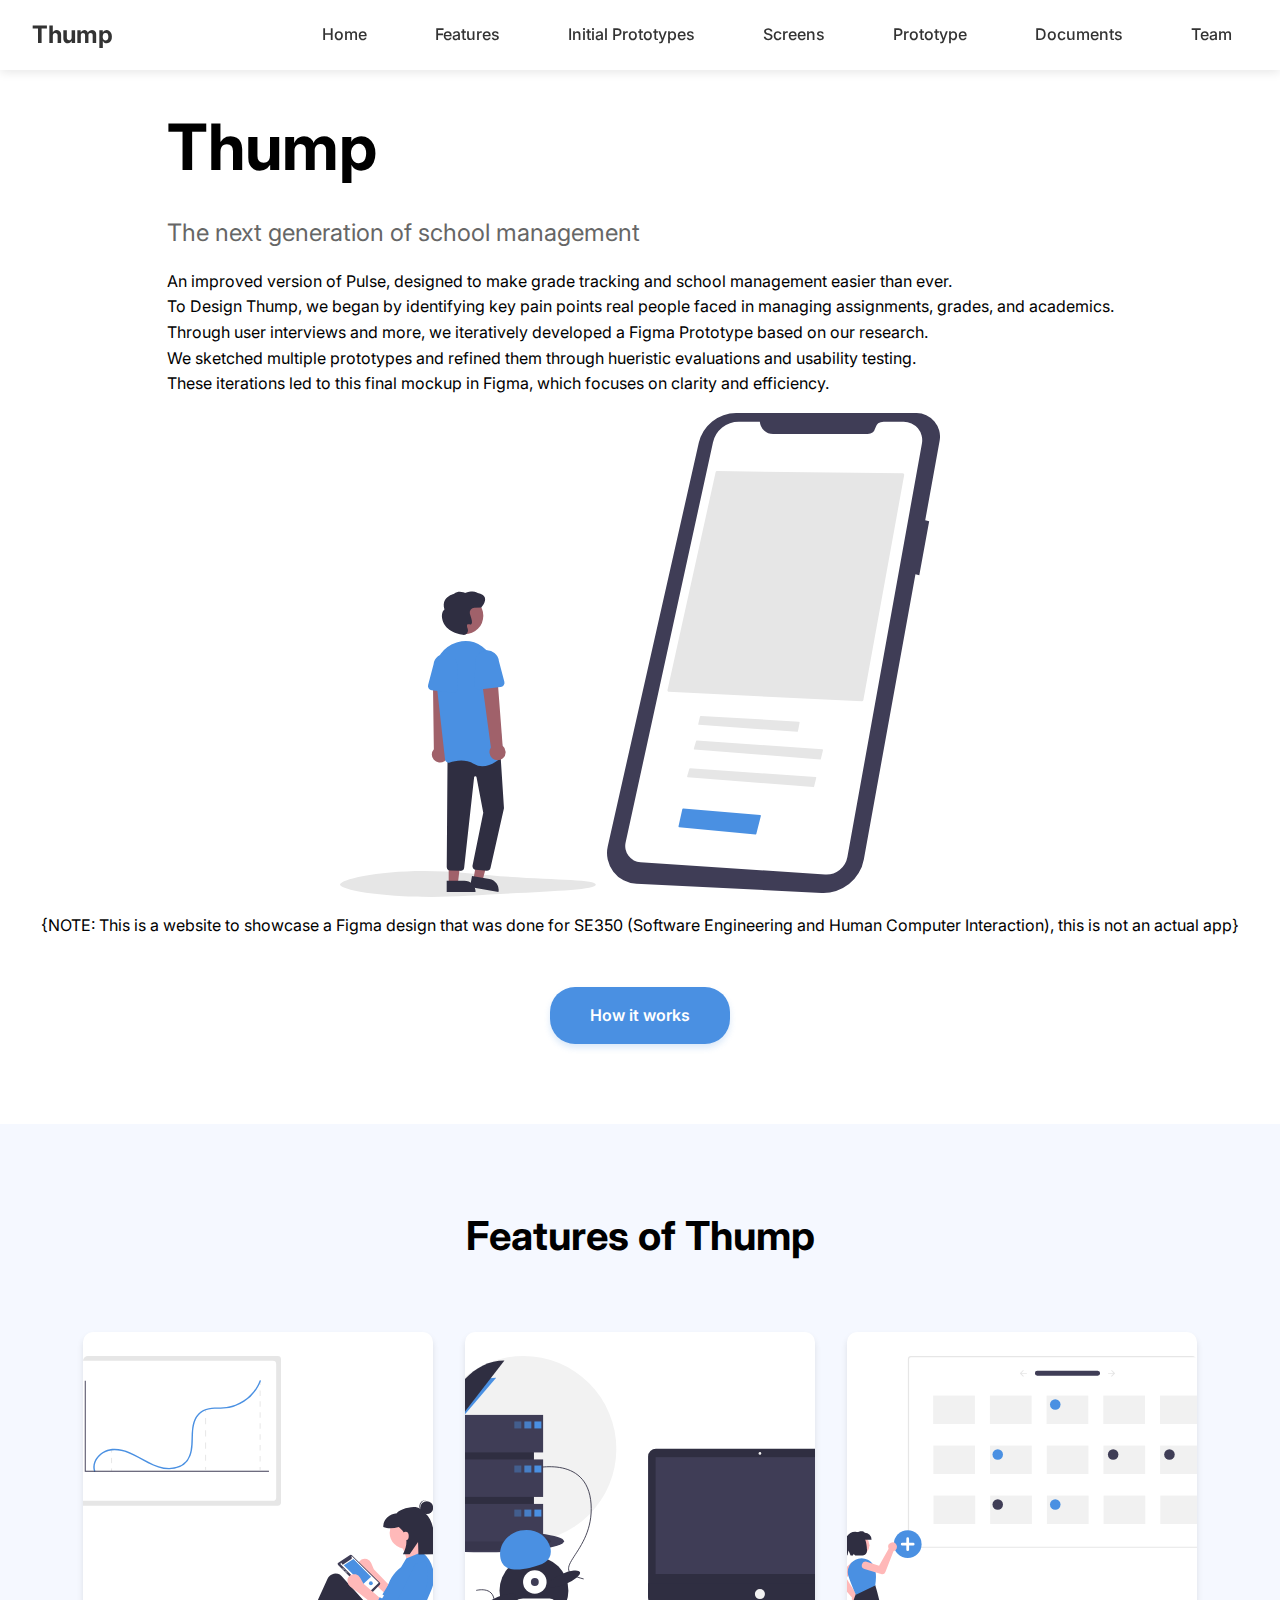
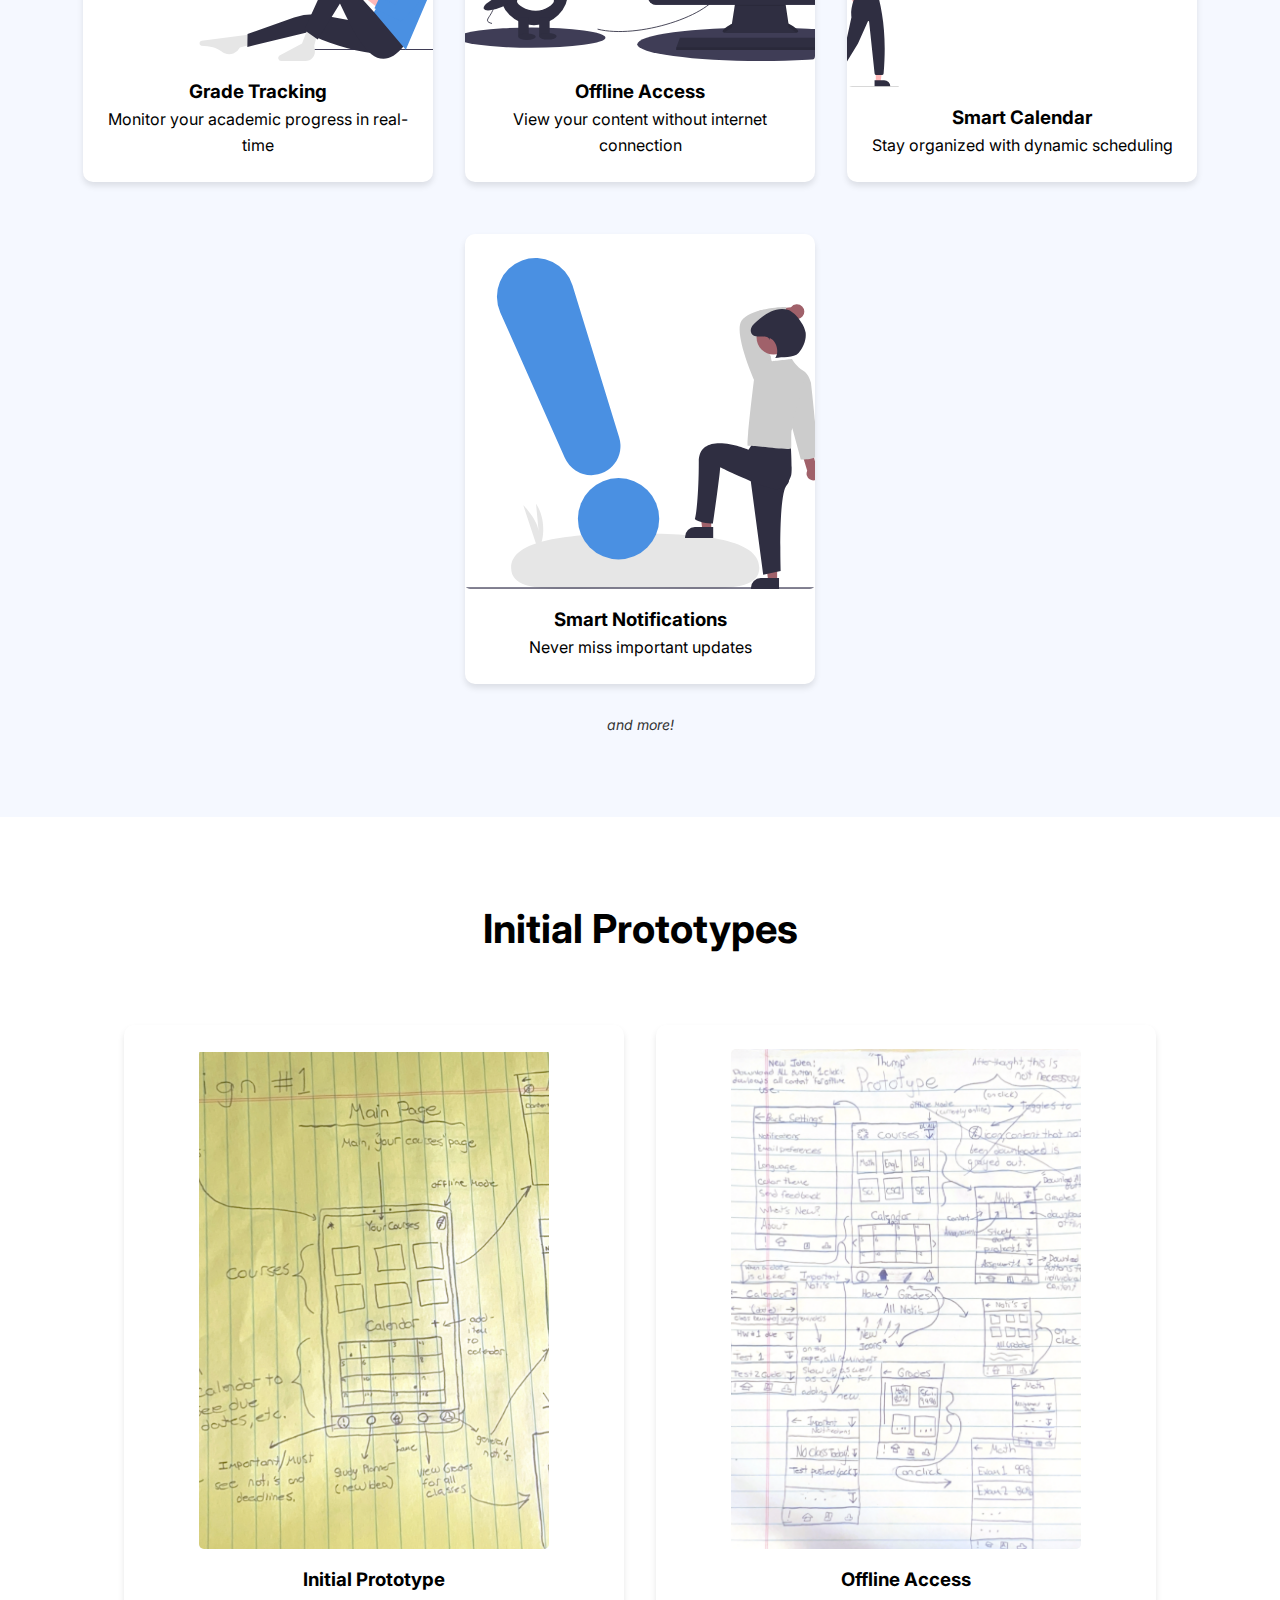
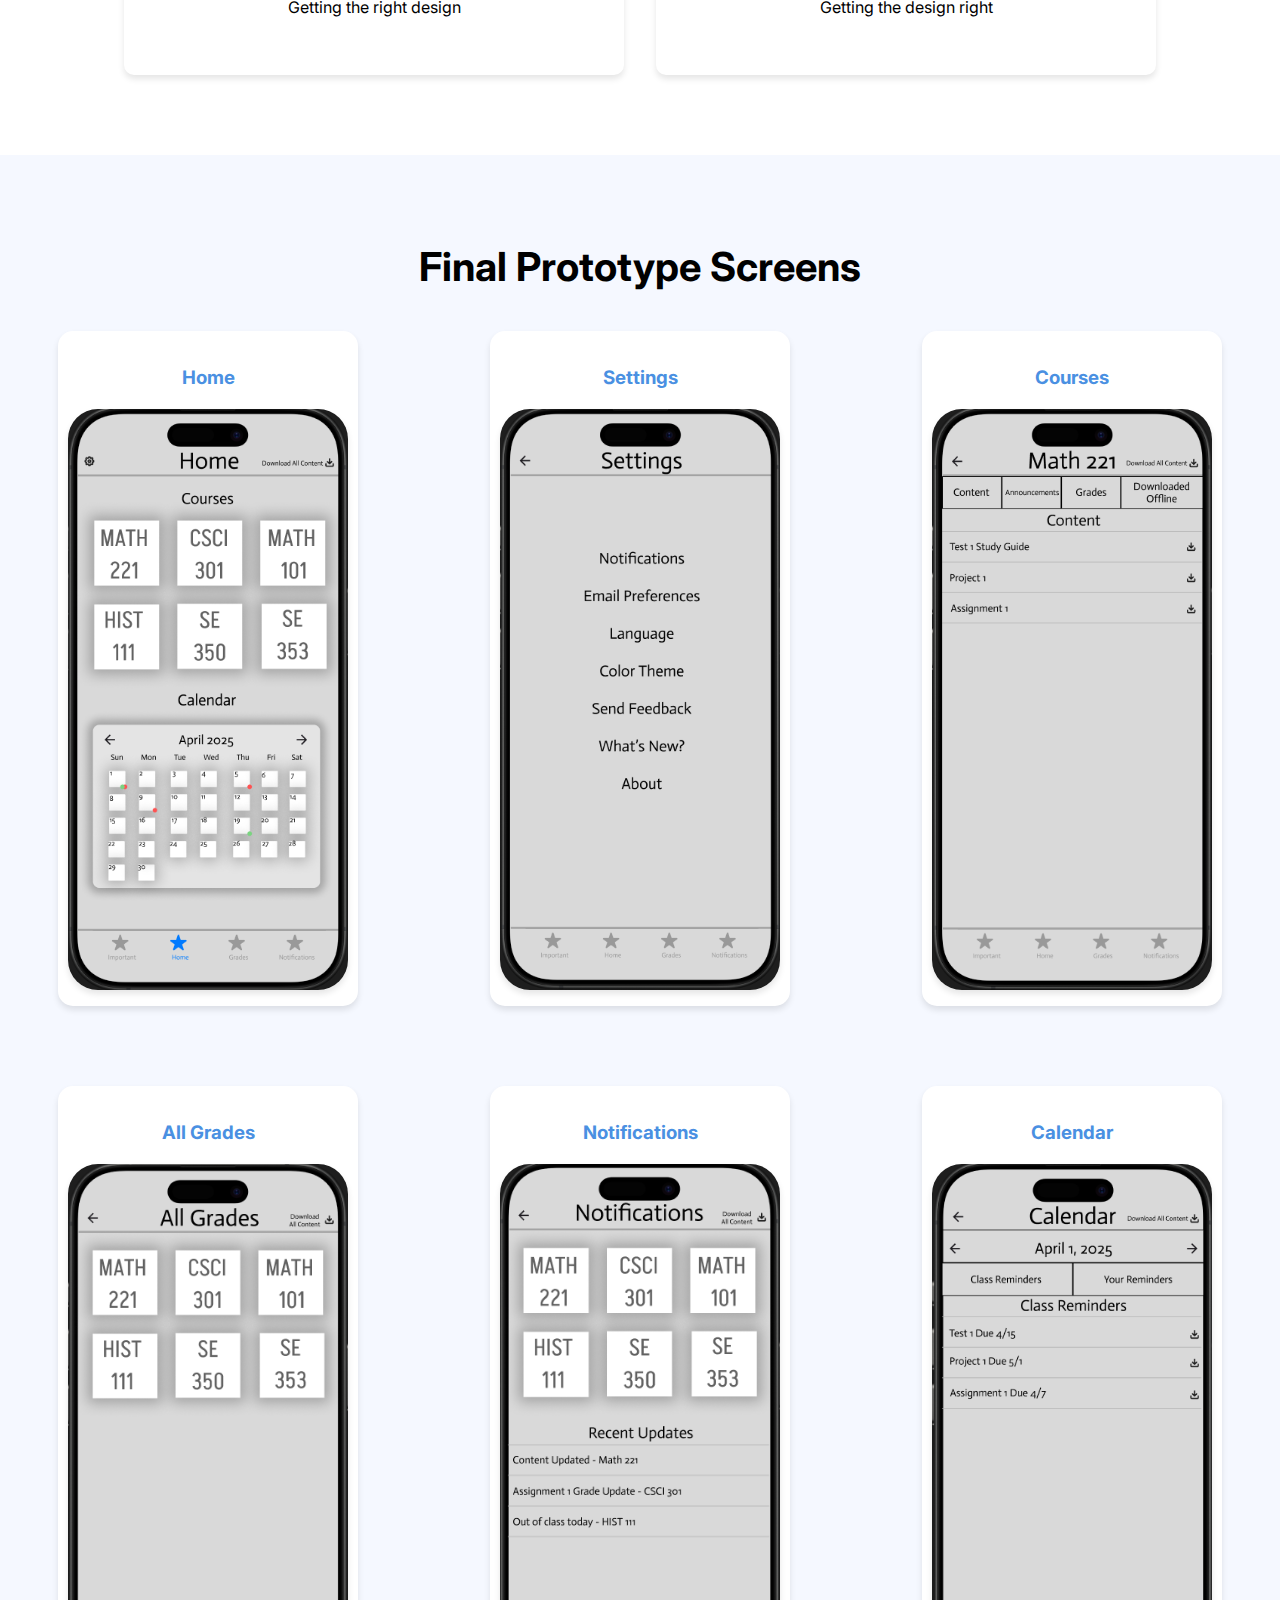
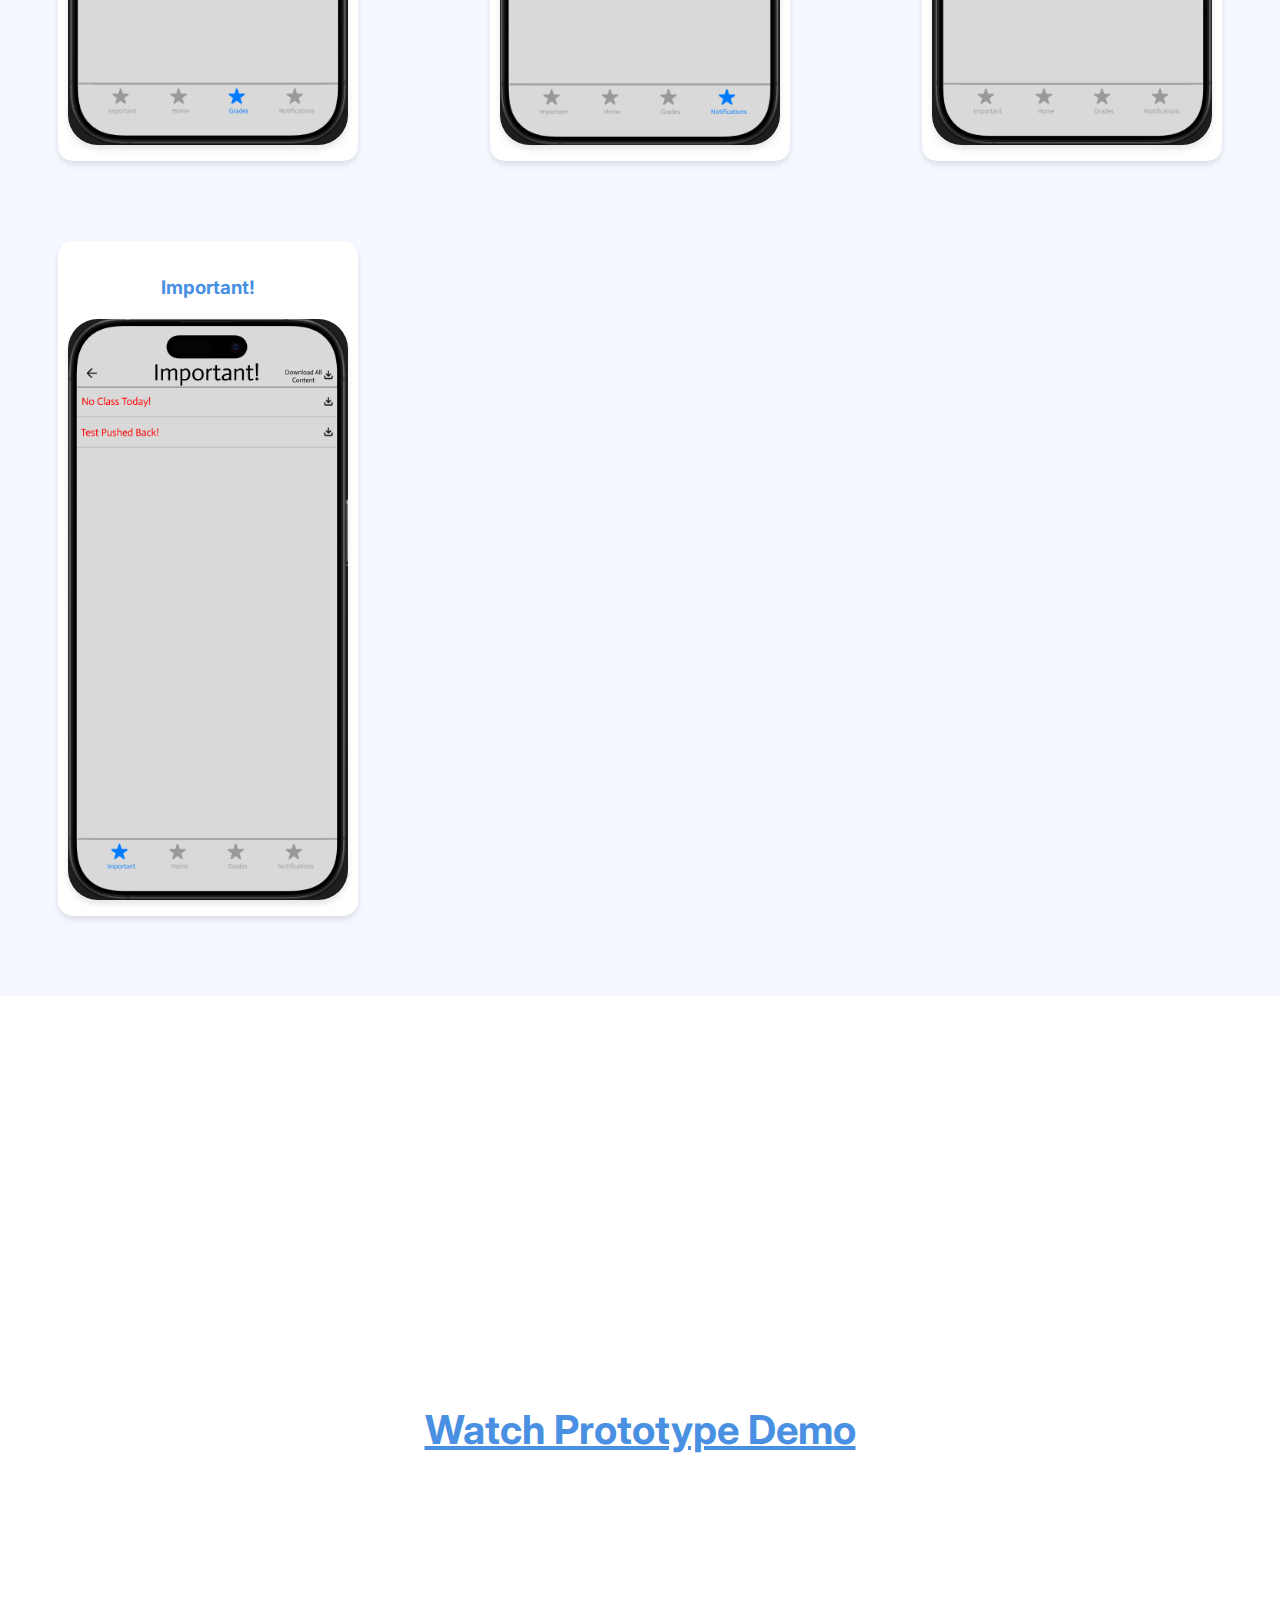
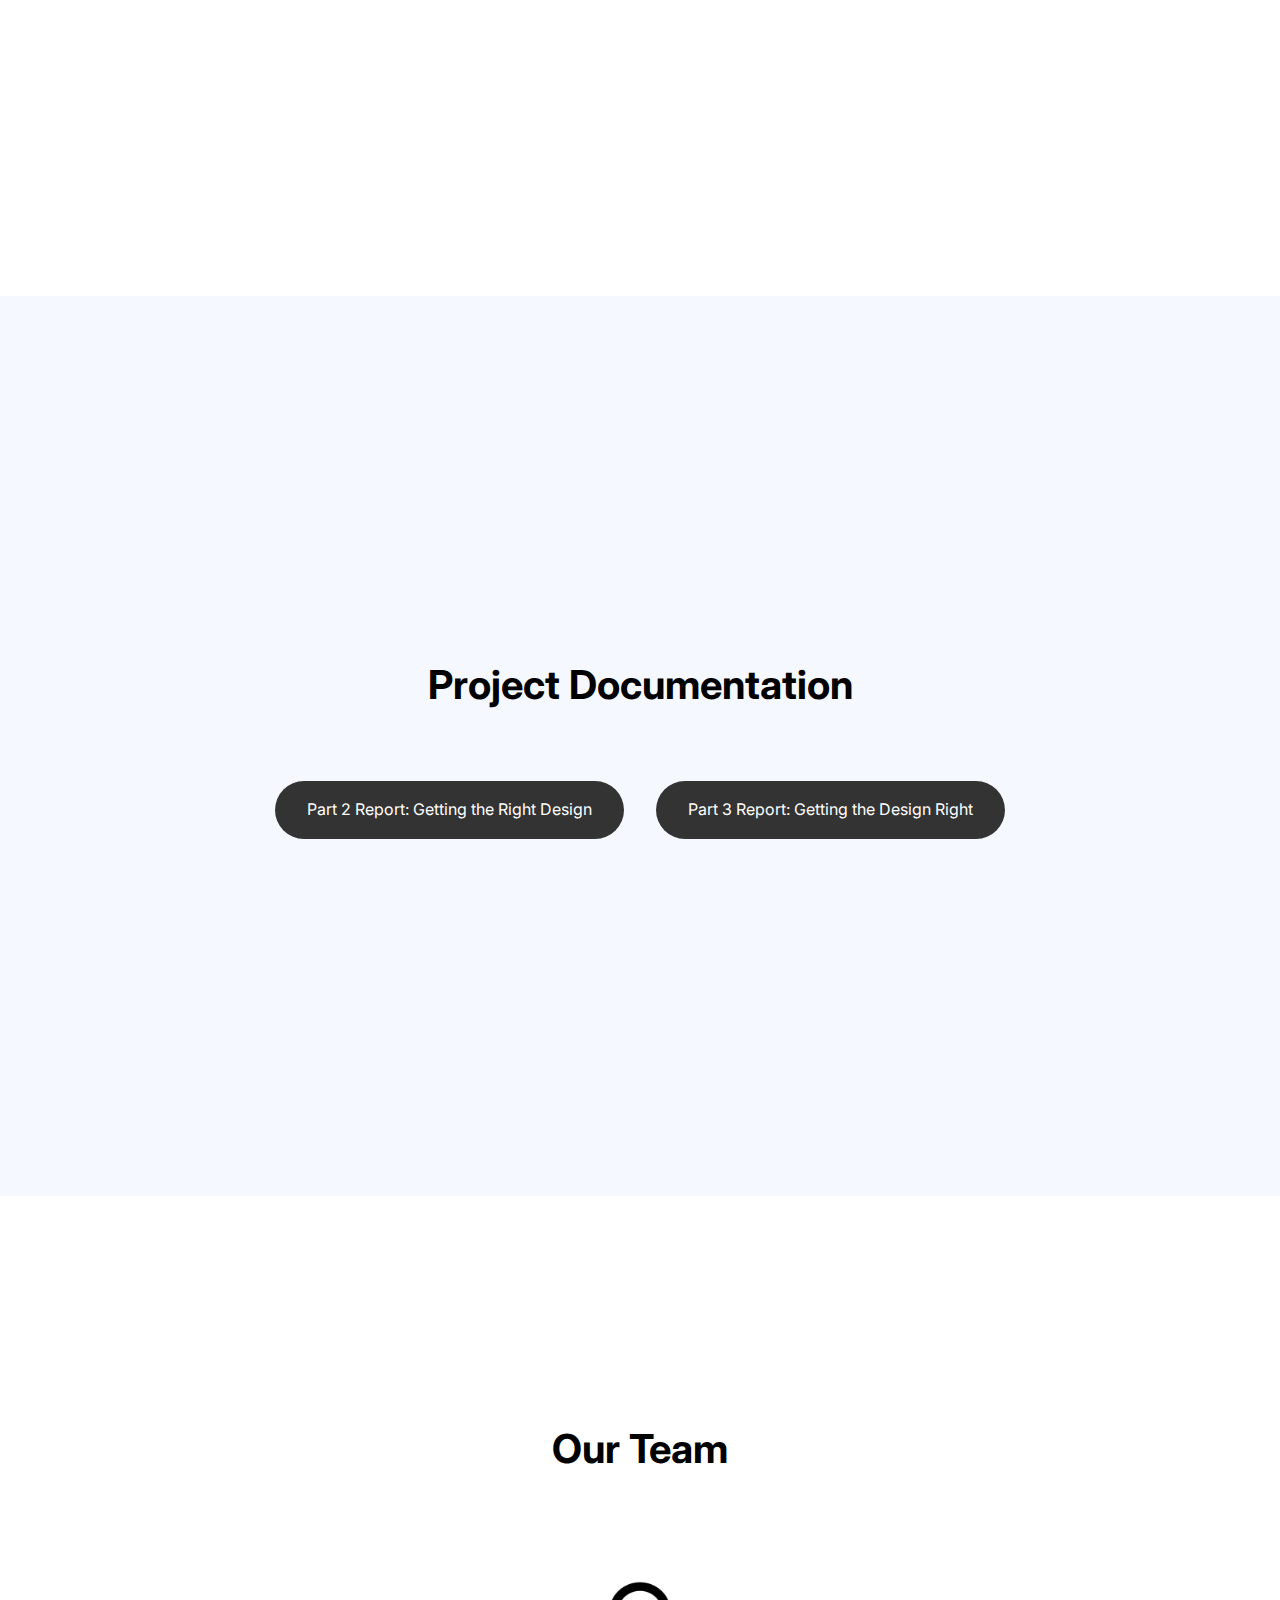
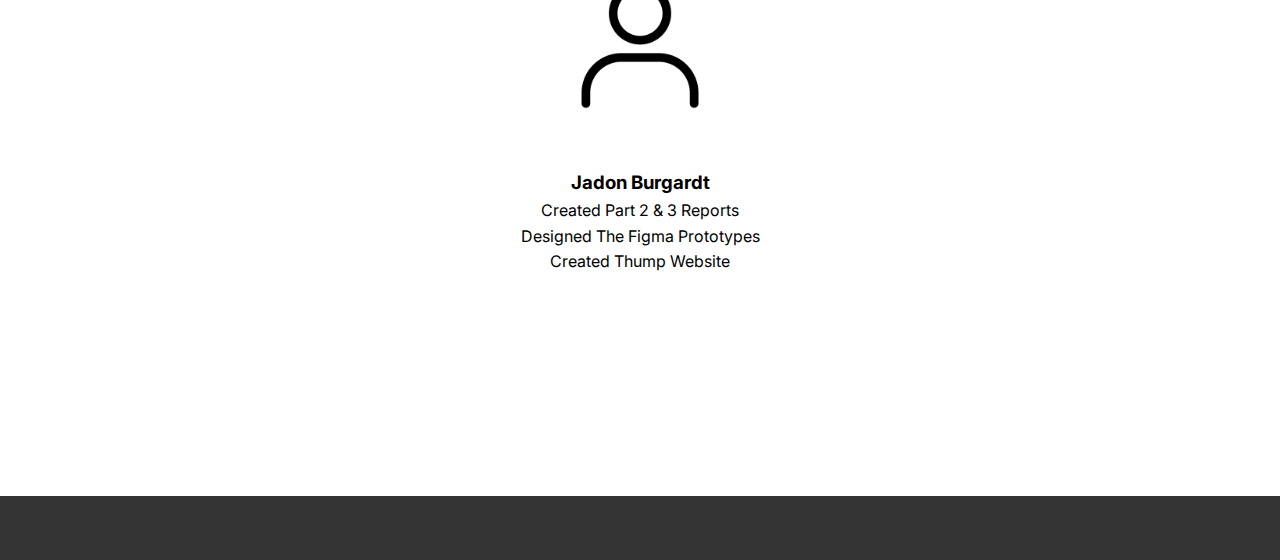
<file: index.html>
<!-- This is a HTML page for the entire main page of the Thump app -->
<!DOCTYPE html>
<html lang="en">
  <head>
    <meta charset="utf-8" />
    <meta name="viewport" content="width=device-width, initial-scale=1.0" />
    <title>Thump - Better School Management</title>
    <link href="style.css" rel="stylesheet" type="text/css" />
    <link
      href="https://fonts.googleapis.com/css2?family=Inter:wght@400;600;700&display=swap"
      rel="stylesheet"
    />
    <style>
      .nav-links a:hover {
        background-color: lightblue;
      }

      .screens-carousel {
        display: flex;
        justify-content: center;

        flex-wrap: wrap;
      }

      .screens-carousel img {
        width: 200px;

        margin: 10px;
        border: 1px solid #ccc;
      }

      .feature-card {
        margin-bottom: 20px;
      }

      .features-more {
        text-align: center;
        font-size: 14px;
        margin-top: 10px;
      }

      .screen-box {
        width: 200px;
        height: 200px;
        margin: 10px;
        border: 1px solid #ccc;
        display: flex;
        justify-content: center;
        align-items: center;
        text-align: center;
        cursor: pointer;
      }

      .screen-box h3 {
        margin-top: 0;
      }
    </style>
  </head>

  <body>
    <nav>
      <div class="logo">Thump</div>
      <div class="nav-links">
        <a href="#home">Home</a>
        <a href="#features">Features</a>
        <a href="#initial-prototypes">Initial Prototypes</a>
        <a href="#screens">Screens</a>
        <a href="#prototype">Prototype</a>
        <a href="#docs">Documents</a>
        <a href="#team">Team</a>
      </div>
    </nav>

    <section id="home" class="hero">
      <div class="hero-content">
        <h1>Thump</h1>
        <p class="tagline">The next generation of school management</p>
        <p class="description">
          An improved version of Pulse, designed to make grade tracking and
          school management easier than ever.
        </p>
        <p>
          To Design Thump, we began by identifying key pain points real people
          faced in managing assignments, grades, and academics.
        </p>
        <p>
          Through user interviews and more, we iteratively developed a Figma
          Prototype based on our research.
        </p>
        We sketched multiple prototypes and refined them through hueristic
        evaluations and usability testing.
        <p>
          These iterations led to this final mockup in Figma, which focuses on
          clarity and efficiency.
        </p>
      </div>
      <img
        src="./images/undraw_my-app_15n4.svg"
        alt="Thump App Preview"
        class="hero-image"
      />
      <p>
        {NOTE: This is a website to showcase a Figma design that was done for
        SE350 (Software Engineering and Human Computer Interaction), this is not
        an actual app}
      </p>
      <div class="button-container">
        <a href="#features" class="how-it-works-btn">How it works</a>
      </div>
    </section>

    <section id="features">
      <h2>Features of Thump</h2>
      <div class="features-grid">
        <div class="feature-card">
          <img src="./images/./grades.svg" alt="Grade Tracking" />
          <h3>Grade Tracking</h3>
          <p>Monitor your academic progress in real-time</p>
        </div>
        <div class="feature-card">
          <img src="./images/./offline.svg" alt="Offline Content" />
          <h3>Offline Access</h3>
          <p>View your content without internet connection</p>
        </div>
        <div class="feature-card">
          <img src="./images/./calendar.svg" alt="Calendar" />
          <h3>Smart Calendar</h3>
          <p>Stay organized with dynamic scheduling</p>
        </div>
        <div class="feature-card">
          <img src="./images/./notify.svg" alt="Notifications" />
          <h3>Smart Notifications</h3>
          <p>Never miss important updates</p>
        </div>
      </div>
      <p class="features-more">and more!</p>
    </section>

    <section id="initial-prototypes">
      <h2>Initial Prototypes</h2>
      <div class="features-grid">
        <div class="feature-card-2">
          <img src="./images/./proto2.png" alt="Grade Tracking" />
          <h3>Initial Prototype</h3>
          <p>Getting the right design</p>
        </div>
        <div class="feature-card-2">
          <img src="./images/./proto1.png" alt="Offline Content" />
          <h3>Offline Access</h3>
          <p>Getting the design right</p>
        </div>
      </div>
    </section>

    <section id="screens">
      <h2>Final Prototype Screens</h2>
      <div class="screens-grid">
        <div class="screen-item">
          <h3>Home</h3>
          <img src="./images/./image5.png" alt="Home Screen" />
        </div>
        <div class="screen-item">
          <h3>Settings</h3>
          <img src="./images/./image6.png" alt="Settings Screen" />
        </div>
        <a href="courses.html" class="screen-item">
          <h3>Courses</h3>
          <img src="./images/./image7.png" alt="Courses Screen" />
        </a>
        <a href="grades.html" class="screen-item">
          <h3>All Grades</h3>
          <img src="./images/./image11.png" alt="Grades Screen" />
        </a>
        <a href="notifications.html" class="screen-item">
          <h3>Notifications</h3>
          <img src="./images/./image10.png" alt="Notifications Screen" />
        </a>
        <a href="calendar.html" class="screen-item">
          <h3>Calendar</h3>
          <img src="./images/./image8.png" alt="Calendar Screen" />
        </a>
        <div class="screen-item">
          <h3>Important!</h3>
          <img src="./images/./image9.png" alt="Important Screen" />
        </div>
      </div>
    </section>

    <section id="prototype">
      <a
        href="https://youtu.be/DyBVw__56cs"
        target="_blank"
        rel="noopener noreferrer"
        style="text-decoration: underline; color: #4a90e2"
      >
        <h2>Watch Prototype Demo</h2>
      </a>
    </section>

    <section id="docs">
      <h2>Project Documentation</h2>
      <div class="docs-links">
        <a
          class="doc-button"
          href="./images/./Final Report - SE350.pdf"
          target="_blank"
          rel="noopener noreferrer"
        >
          Part 2 Report: Getting the Right Design
        </a>
        <a
          class="doc-button"
          href="./images/./SE350 Part 3.pdf"
          target="_blank"
          rel="noopener noreferrer"
        >
          Part 3 Report: Getting the Design Right
        </a>
      </div>
    </section>

    <section id="team">
      <h2>Our Team</h2>
      <div class="team-members">
        <div class="team-member">
          <img src="./images/./person.png" alt="Team Member 1" />
          <h3>Jadon Burgardt</h3>

          <p>Created Part 2 & 3 Reports</p>

          <p>Designed The Figma Prototypes</p>

          <p>Created Thump Website</p>
        </div>
      </div>
    </section>

    <footer></footer>

    <script src="script.js"></script>
  </body>
</html>
</file>
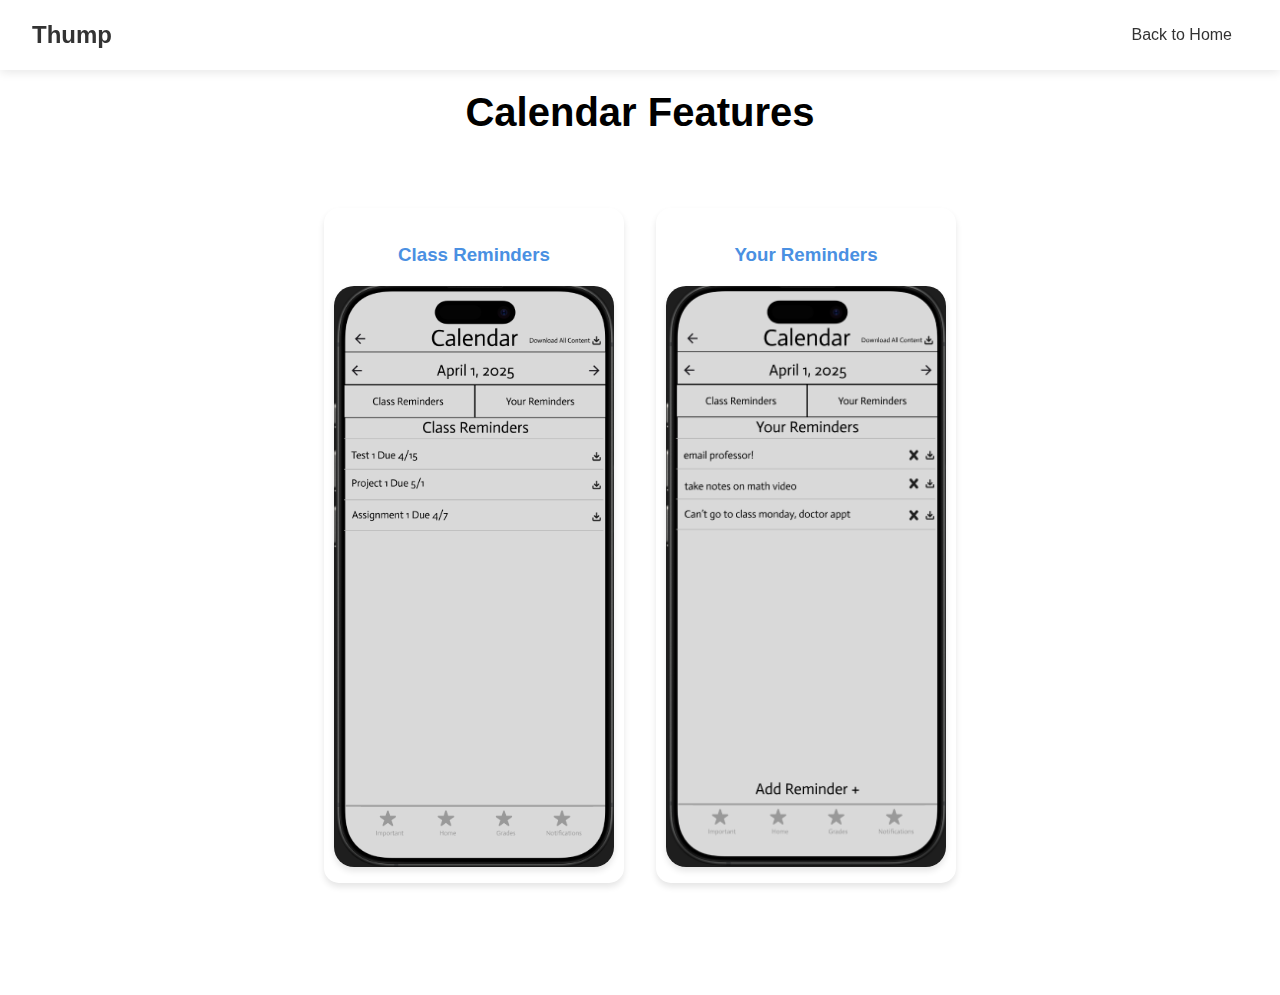
<file: calendar.html>
<!DOCTYPE html>
<html lang="en">
<head>
    <meta charset="UTF-8">
    <title>Calendar - Thump</title>
    <link href="style.css" rel="stylesheet">
</head>
<body>
    <nav>
        <div class="logo">Thump</div>
        <div class="nav-links">
            <a href="index.html#screens">Back to Home</a>
        </div>
    </nav>
    <section id="calendar-details">
        <h2>Calendar Features</h2>
        <div class="screens-carousel">
            <div class="screen-item">
                <h3>Class Reminders</h3>
                <img src="./image8.png" alt="Monthly Calendar">
            </div>
            <div class="screen-item">
                <h3>Your Reminders</h3>
                <img src="./image17.png" alt="Weekly Calendar">
            </div>
        </div>
    </section>
</body>
</html>
</file>
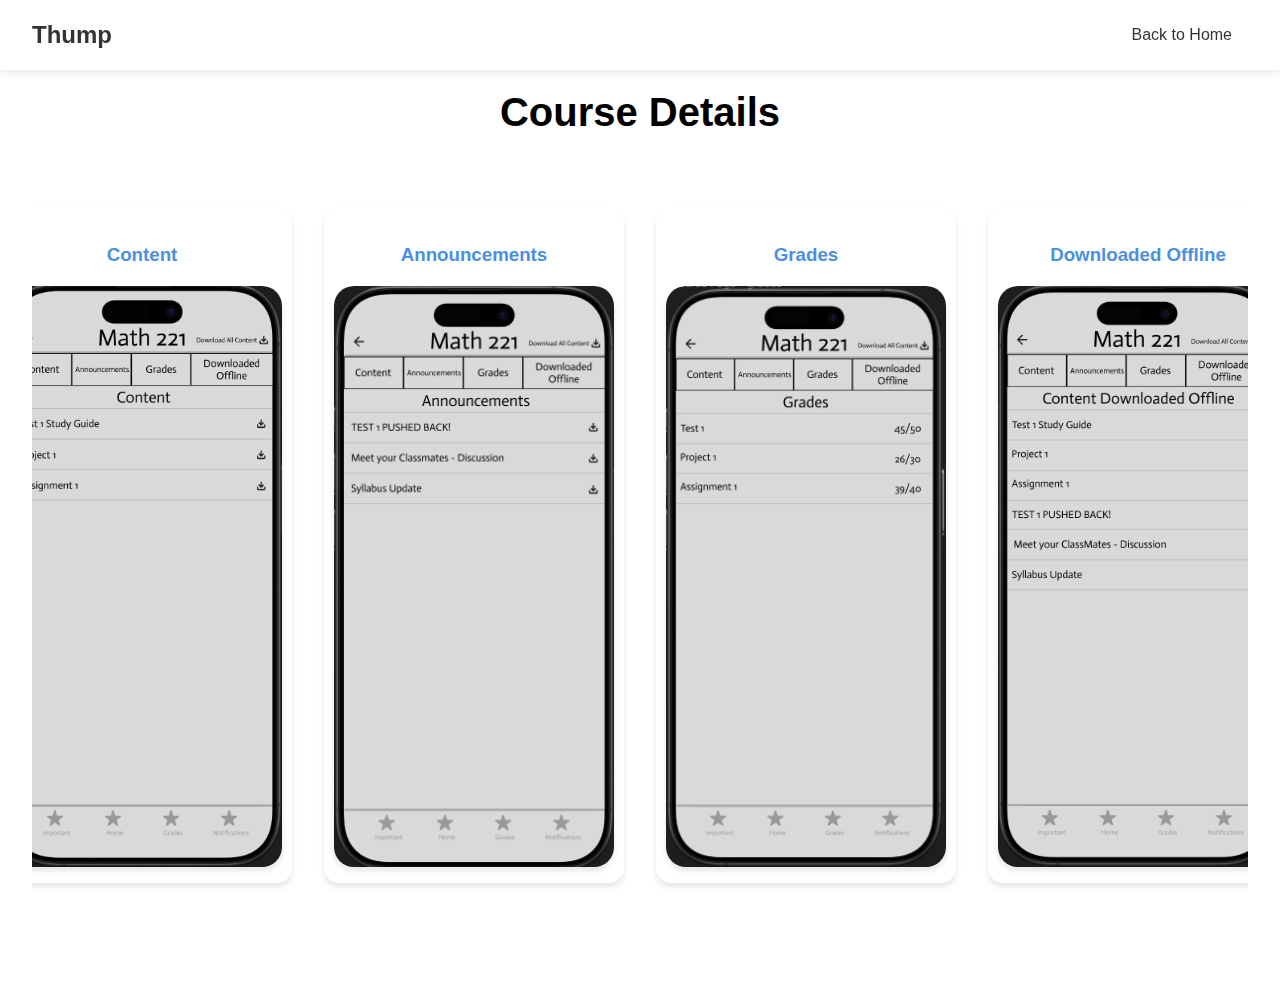
<file: courses.html>
<!-- This is a HTML page for the course feature of the Thump app -->
<!DOCTYPE html>
<html lang="en">
  <head>
    <meta charset="UTF-8" />
    <title>Courses - Thump</title>
    <link href="style.css" rel="stylesheet" />
  </head>
  <body>
    <nav>
      <div class="logo">Thump</div>
      <div class="nav-links">
        <a href="index.html#screens">Back to Home</a>
      </div>
    </nav>
    <section id="course-details">
      <h2>Course Details</h2>
      <div class="screens-carousel">
        <div class="screen-item">
          <h3>Content</h3>
          <img src="./images/./image7.png" alt="Course Overview" />
        </div>
        <div class="screen-item">
          <h3>Announcements</h3>
          <img src="./images/./image12.png" alt="Assignments" />
        </div>
        <div class="screen-item">
          <h3>Grades</h3>
          <img src="./images/./image13.png" alt="Course Calendar" />
        </div>
        <div class="screen-item">
          <h3>Downloaded Offline</h3>
          <img src="./images/./imagexx.png" alt="Course Chat" />
        </div>
      </div>
    </section>
  </body>
</html>
</file>
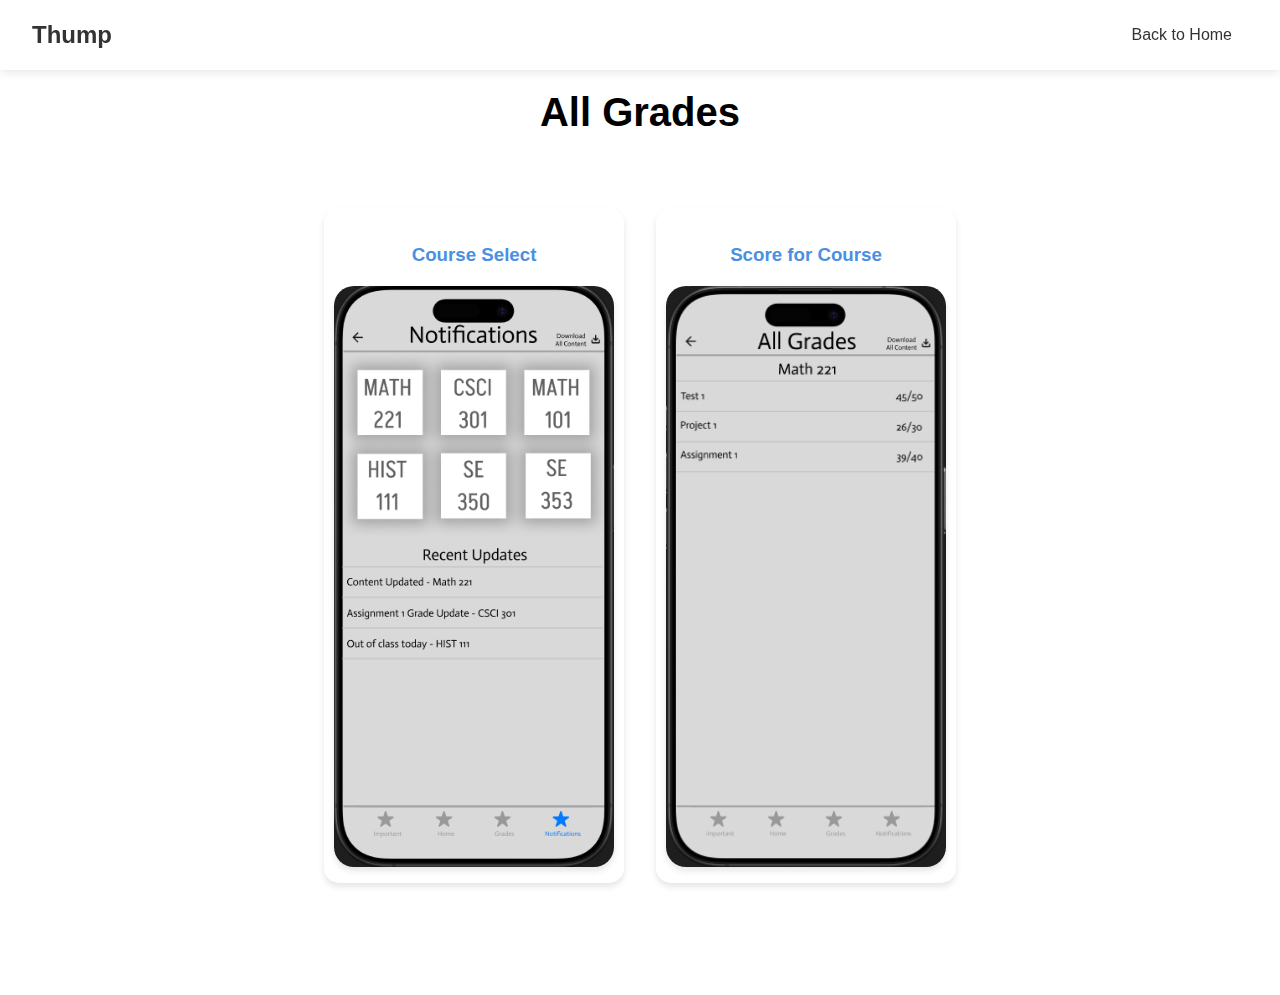
<file: grades.html>
<!DOCTYPE html>
<html lang="en">
<head>
    <meta charset="UTF-8">
    <title>Grades - Thump</title>
    <link href="style.css" rel="stylesheet">
</head>
<body>
    <nav>
        <div class="logo">Thump</div>
        <div class="nav-links">
            <a href="index.html#screens">Back to Home</a>
        </div>
    </nav>
    <section id="grades-details">
        <h2>All Grades</h2>
        <div class="screens-carousel">
            <div class="screen-item">
                <h3>Course Select</h3>
                <img src="./image10.png" alt="Grade Overview">
            </div>
            <div class="screen-item">
                <h3>Score for Course</h3>
                <img src="./image15.png" alt="Grade Calculator">
            </div>
        </div>
    </section>
</body>
</html>
</file>
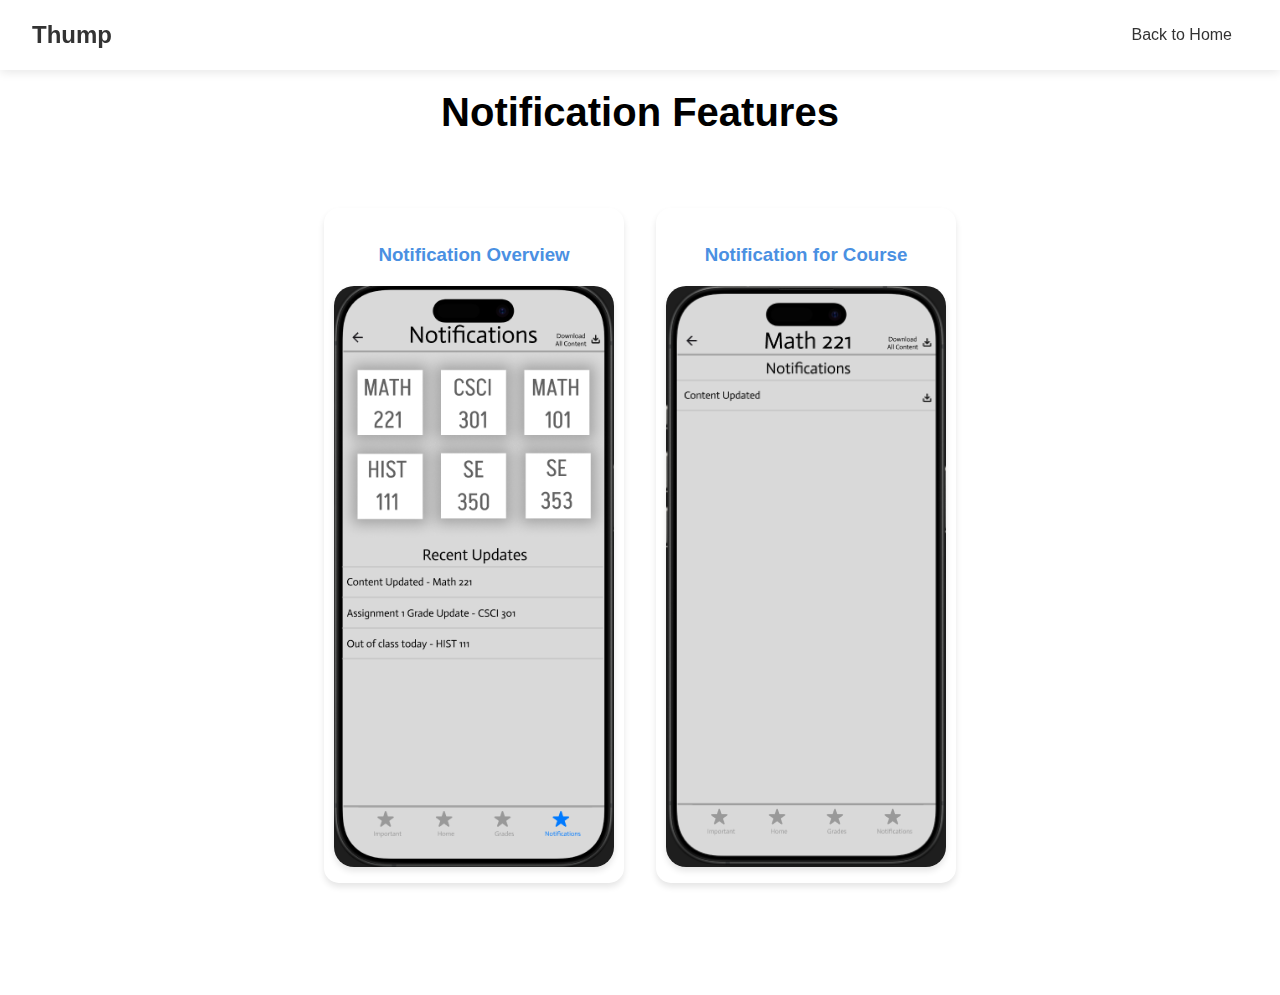
<file: notifications.html>
<!DOCTYPE html>
<html lang="en">
<head>
    <meta charset="UTF-8">
    <title>Notifications - Thump</title>
    <link href="style.css" rel="stylesheet">
</head>
<body>
    <nav>
        <div class="logo">Thump</div>
        <div class="nav-links">
            <a href="index.html#screens">Back to Home</a>
        </div>
    </nav>
    <section id="notifications-details">
        <h2>Notification Features</h2>
        <div class="screens-carousel">
            <div class="screen-item">
                <h3>Notification Overview</h3>
                <img src="./image10.png" alt="Notification Center">
            </div>
            <div class="screen-item">
                <h3>Notification for Course</h3>
                <img src="./image16.png" alt="Notification Settings">
            </div>
        </div>
    </section>
</body>
</html>
</file>
<file: style.css>
/* CSS STYLES FOR ALL PAGES */
* {
  margin: 0;
  padding: 0;
  box-sizing: border-box;
}

body {
  font-family: "Inter", sans-serif;
  line-height: 1.6;
}

nav {
  position: fixed;
  top: 0;
  width: 100%;
  padding: 1rem 2rem;
  background: white;
  box-shadow: 0 2px 10px rgba(0, 0, 0, 0.1);
  display: flex;
  justify-content: space-between;
  align-items: center;
  z-index: 1000;
}

.logo {
  font-size: 1.5rem;
  font-weight: 700;
  color: #333;
}

.nav-links a {
  margin-left: 2rem;
  text-decoration: none;
  color: #333;
  font-weight: 500;
  padding: 0.5rem 1rem;
  border-radius: 20px;
  transition: all 0.3s ease;
}

.nav-links a:hover,
.nav-links a.active {
  background: #4a90e2;
  color: white;
}

section {
  padding: 5rem 2rem;
  min-height: 100vh;
  display: flex;
  flex-direction: column;
  justify-content: center;
}

#features,
#docs,
#screens {
  background: #f5f8ff;
}

.button-container {
  text-align: center;
  margin-top: 2rem;
}

.how-it-works-btn {
  display: inline-block;
  padding: 1rem 2.5rem;
  background: #4a90e2;
  color: white;
  text-decoration: none;
  border-radius: 25px;
  font-weight: 600;
  transition: all 0.3s ease;
  box-shadow: 0 4px 6px rgba(74, 144, 226, 0.2);
}

.how-it-works-btn:hover {
  transform: translateY(-3px);
  box-shadow: 0 6px 8px rgba(74, 144, 226, 0.3);
  background: #357abd;
}

.screens-grid {
  display: grid;
  grid-template-columns: repeat(auto-fit, minmax(250px, 1fr));
  gap: 5rem;
  /* padding: 2rem; */
  justify-items: center;
}

.screen-item img {
  width: 100%;
  max-width: 300px;
  height: auto;
  border-radius: 15px;
  box-shadow: 0 4px 6px rgba(0, 0, 0, 0.1);
}

.screen-item h3 {
  margin: 1rem 0;
  color: #333;
}
*/ .screen-item:hover {
  transform: translateY(-10px);
}

.screens-carousel {
  display: flex;
  gap: 2rem;
  overflow-x: auto;
  padding: 2rem 0;
  justify-content: center;
  align-items: flex-start;
}

.screen-item {
  width: 300px;
  height: 675px;
  padding: 1rem;
  box-sizing: border-box;
  display: flex;
  flex-direction: column;
  justify-content: flex-start;
  align-items: center;
  text-align: center;
  text-decoration: none;
  color: inherit;
  transition: transform 0.3s ease;
  background: white;
  border-radius: 15px;
  box-shadow: 0 4px 6px rgba(0, 0, 0, 0.1);
}

.screen-item img {
  width: 280px;
  height: 675px;
  object-fit: cover;
  border-radius: 30px;
}

.screen-item {
  flex: 0 0 auto;
  text-align: center;
  cursor: pointer;
  transition: transform 0.3s ease;
}

.screen-item:hover {
  transform: translateY(-10px);
}

.screen-item h3 {
  margin: 1rem 0;
  color: #4a90e2;
}

.feature-subtext {
  text-align: center;
  color: #666;
  margin-bottom: 3rem;
}

.features-more {
  text-align: center;
  color: #333;
  margin-top: 2rem;
  font-style: italic;
}

.hero {
  display: flex;
  align-items: center;
  justify-content: space-between;
  gap: 1rem;
  padding-top: 6rem;
}

.hero-content {
  flex: 1;
}

.hero h1 {
  font-size: 4rem;
  margin-bottom: 1rem;
}

.tagline {
  font-size: 1.5rem;
  color: #666;
  margin-bottom: 1rem;
}

.hero-image {
  flex: 1;
  max-width: 600px;
  border-radius: 10px;
}

.features-grid {
  display: grid;
  grid-template-columns: repeat(auto-fit, minmax(250px, 1fr));
  gap: 2rem;
  margin-top: 2rem;
}

.features-grid {
  display: flex;
  justify-content: center;
  gap: 2rem;
  flex-wrap: wrap;
}

.feature-card {
  width: 350px;
  height: 450px;
  padding: 1.5rem;
  border-radius: 10px;
  box-shadow: 0 4px 6px rgba(0, 0, 0, 0.1);
  transition: transform 0.3s ease;
  display: flex;
  flex-direction: column;
  justify-content: flex-start;
  align-items: center;
  overflow: hidden;
  background: white;
  text-align: center;
}

.feature-card:hover {
  transform: translateY(-5px);
}

.feature-card img {
  width: 350px;
  height: 500px;
  object-fit: cover;
  border-radius: 5px;
  margin-bottom: 1rem;
}

.feature-card-2 {
  width: 500px;
  height: 650px;
  padding: 1.5rem;
  border-radius: 10px;
  box-shadow: 0 4px 6px rgba(0, 0, 0, 0.1);
  transition: transform 0.3s ease;
  display: flex;
  flex-direction: column;
  justify-content: flex-start;
  align-items: center;
  overflow: hidden;
  background: white;
  text-align: center;
}

.feature-card-2:hover {
  transform: translateY(-5px);
}

.feature-card-2 img {
  width: 350px;
  height: 500px;
  object-fit: cover;
  border-radius: 5px;
  margin-bottom: 1rem;
}

.screens-carousel {
  display: flex;
  gap: 2rem;
  overflow-x: auto;
  padding: 2rem 0;
}

.screens-carousel img {
  height: 600px;
  border-radius: 20px;
  box-shadow: 0 4px 6px rgba(0, 0, 0, 0.1);
}

.video-container {
  width: 100%;
  max-width: 800px;
  margin: 2rem auto;
}

.video-container img {
  width: 100%;
  border-radius: 10px;
}

.docs-links {
  display: flex;
  gap: 2rem;
  justify-content: center;
  margin-top: 2rem;
}

.doc-button {
  padding: 1rem 2rem;
  background: #333;
  color: white;
  text-decoration: none;
  border-radius: 100px;
  transition: background 0.3s ease;
}

.doc-button:hover {
  background: #555;
}

.team-members {
  display: flex;
  justify-content: center;
  gap: 4rem;
  margin-top: 2rem;
}

.team-member {
  text-align: center;
}

.team-member img {
  width: 200px;
  height: 200px;
  border-radius: 50%;
  margin-bottom: 1rem;
}

h2 {
  font-size: 2.5rem;
  margin-bottom: 2rem;
  text-align: center;
}

footer {
  text-align: center;
  padding: 2rem;
  background: #333;
  color: white;
}

@media (max-width: 768px) {
  .hero {
    flex-direction: column;
    text-align: center;
  }

  .nav-links {
    display: none;
  }

  .hero-image {
    max-width: 100%;
  }
}
</file>
